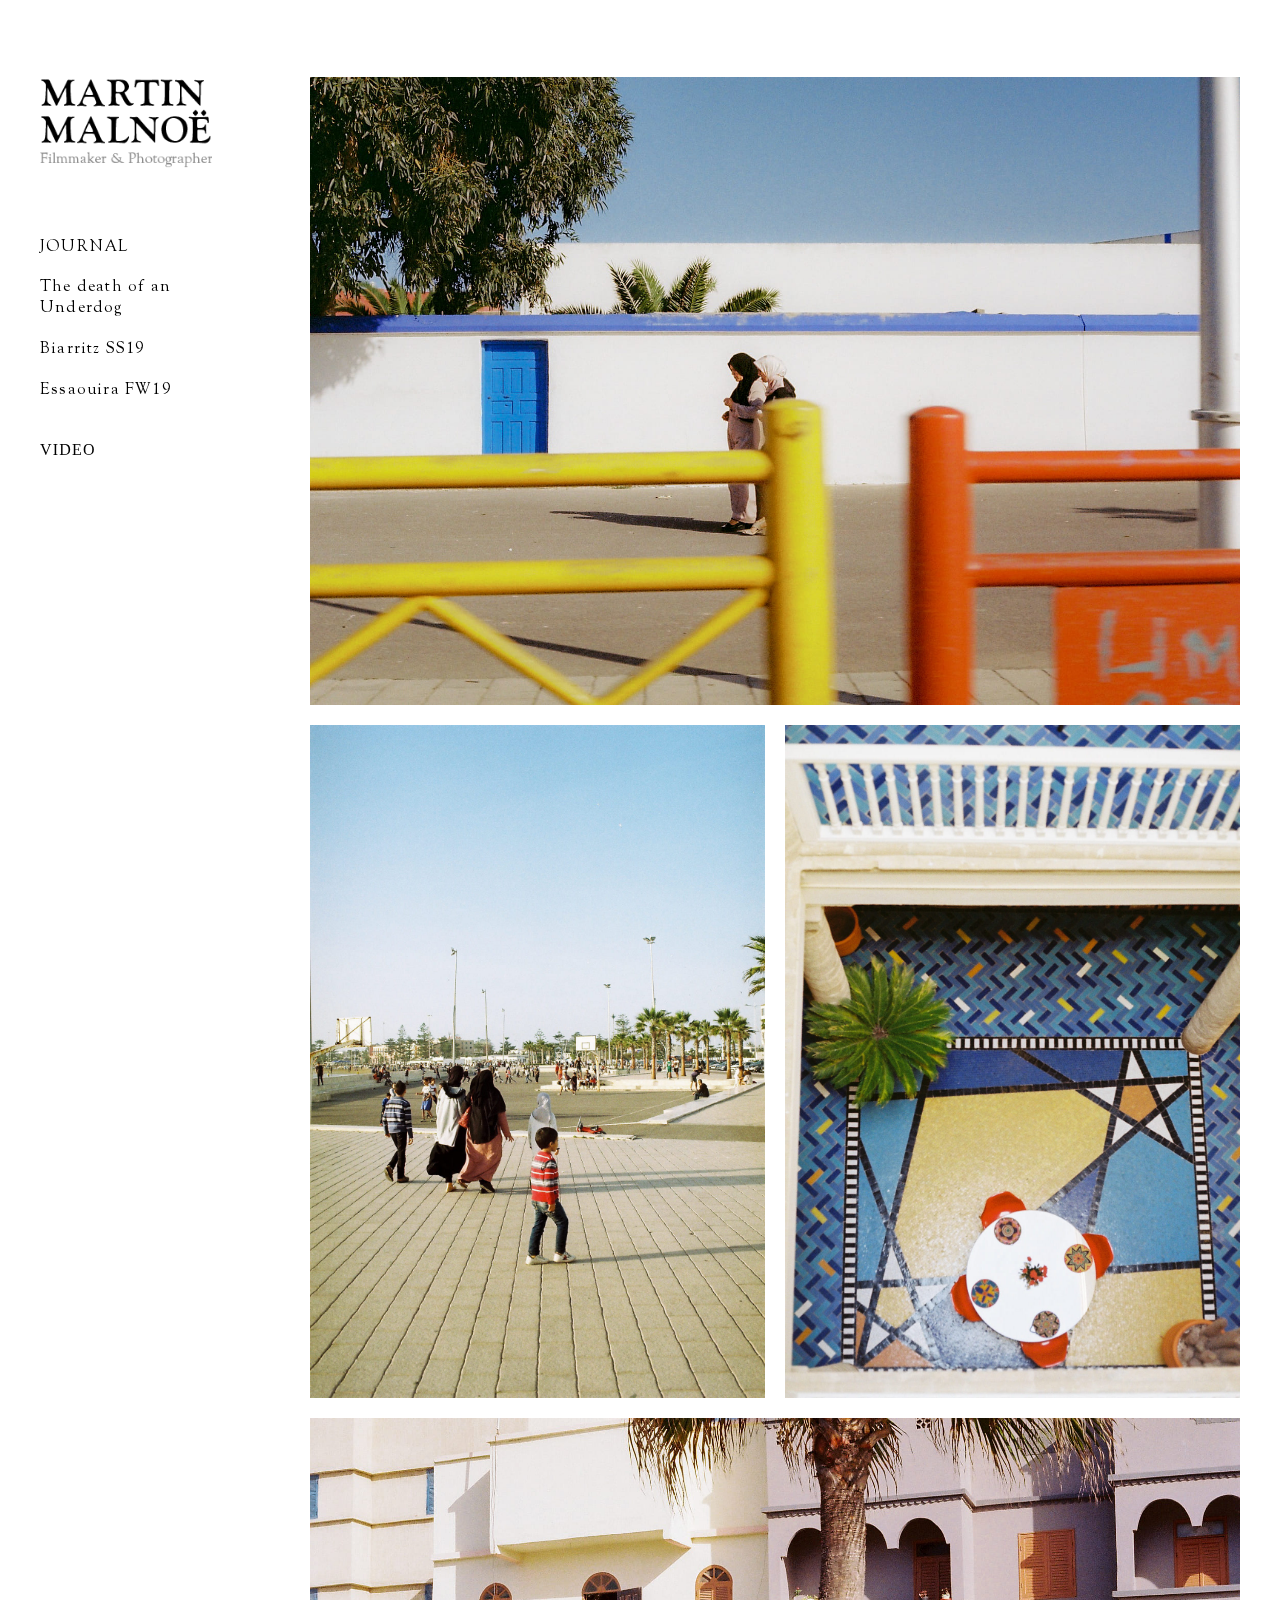
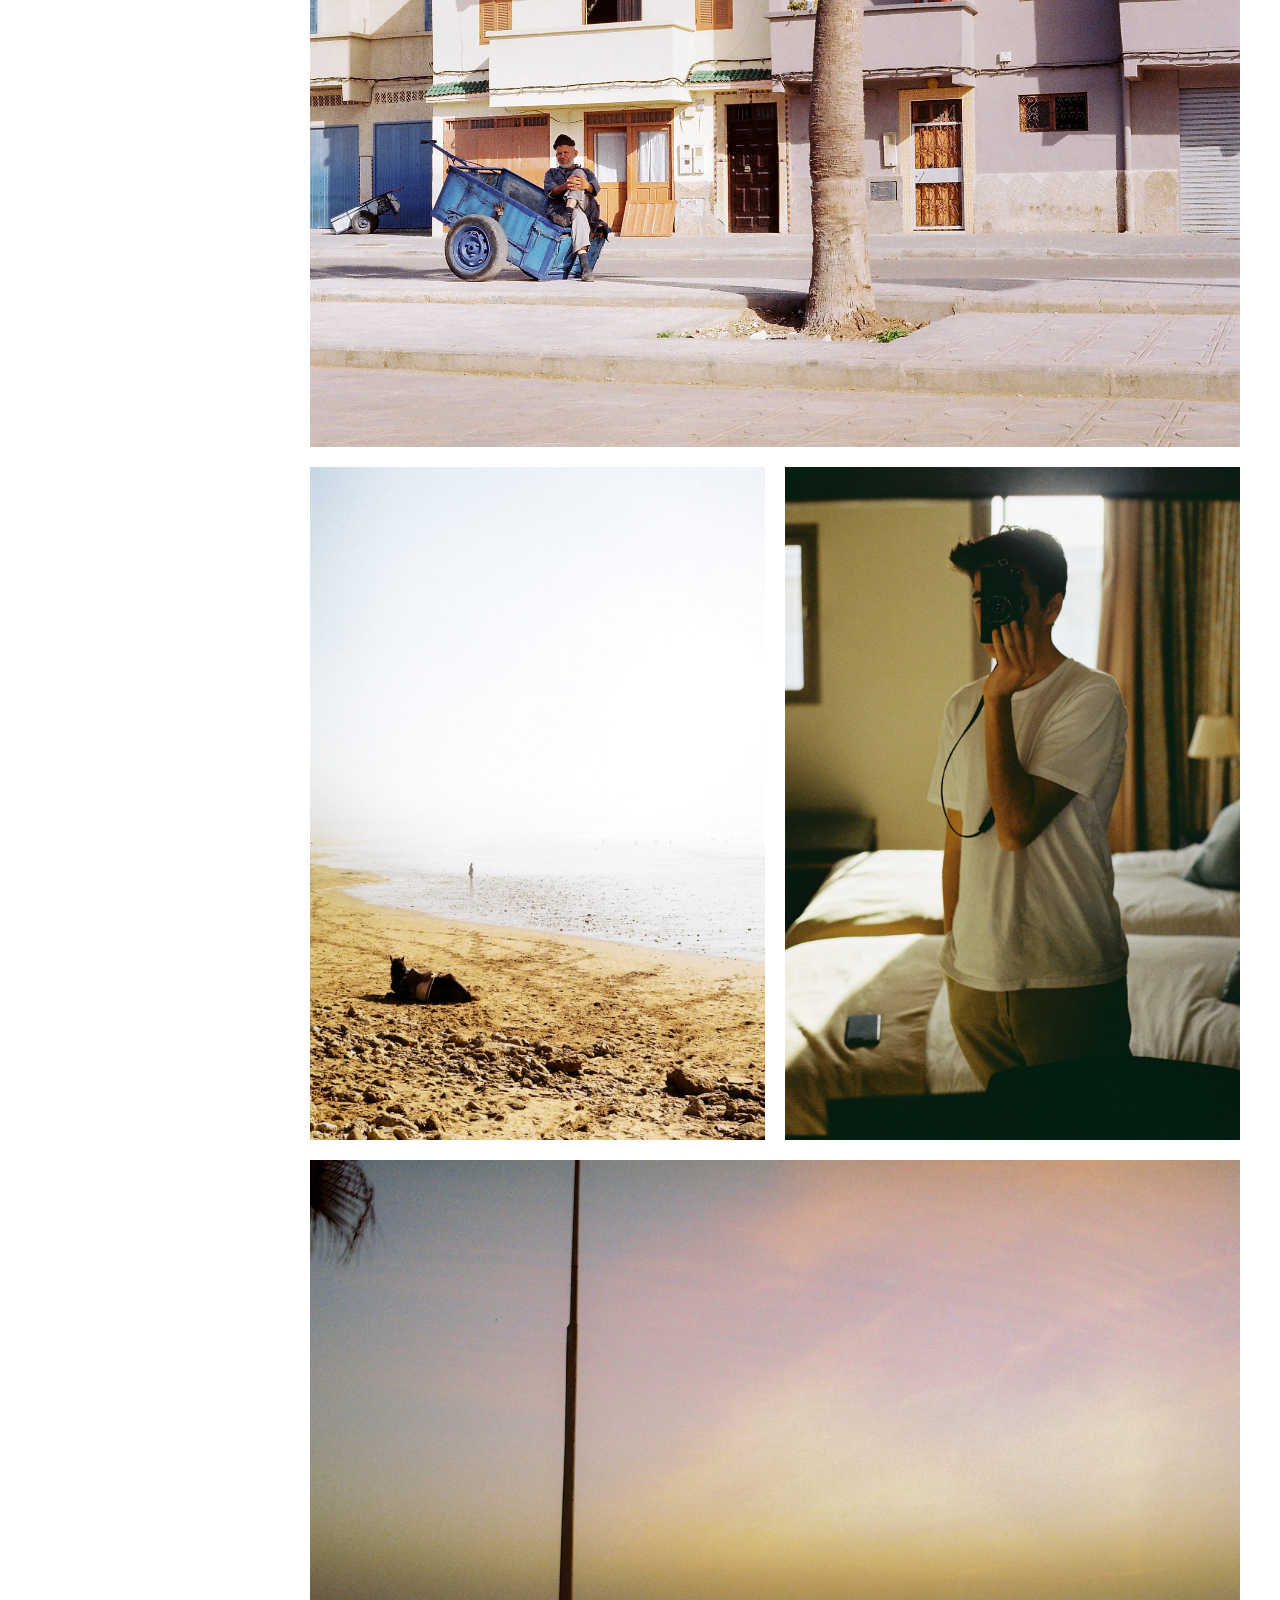
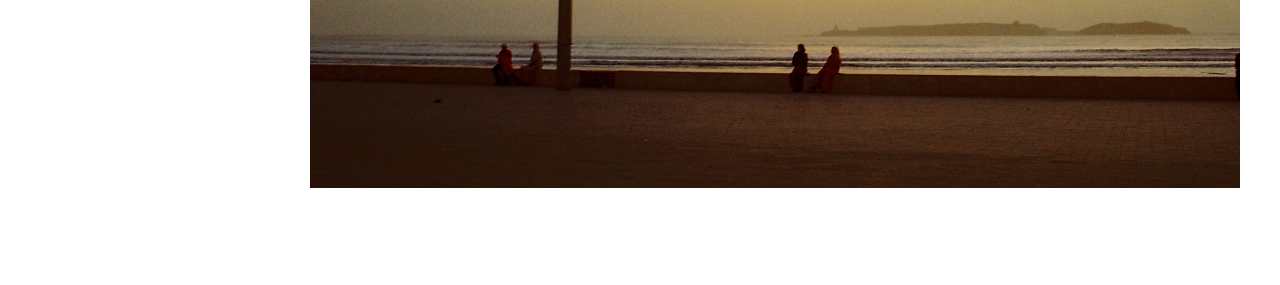
<file: EssaouiraFW19.html>
<!DOCTYPE html>
<html lang="en">
<head>
	<meta charset="utf-8" name="">
	<link rel="shortcut icon" href="img/ico.jpg" type="image/x-icon">
	<link rel="stylesheet" type="text/css" href="style.css">
	<title>Martin Malnoë</title>
</head>
<body>

    <div class="main">

	<div class='menu-container'>
      
      <div class='menu'>
      
        <a href="index.html">
          
          <div class='LOGO-container'>
                  
            <img class="logo" src="IMG/MMFP.png">
                  
          </div>

        </a>
      
        <div class='projects-list'>
            <ul>
              <li><a href="photo.html">JOURNAL</a></li>

              <li><a href="TheDeathOfAnUnderdog.html">The death of an Underdog</a></li>

              <li><a href="BiarritzSS19.html">Biarritz SS19</a></li>

              <li><a href="EssaouiraFW19.html">Essaouira FW19</a></li>

            </ul>
          
        </div>
      
        <div class='photography'>

        	<a href="video.html" class="">VIDEO</a>

        </div>
      
      </div>
    
    </div>




    <div class="flex-container">

    	<img src="IMG/photography/19compress/ladiesmaroc.jpg" style="width:100%">

      <div class="row">
        <div class="left-column">

          <img src="IMG/photography/19compress/promenademaroc.jpg" style="width:100%">    
                
        </div>

        <div class="right-column">  

          <img src="IMG/photography/19compress/loungemaroc.jpg" style="width:100%">  
                  
        </div>
      </div>

      <img src="IMG/photography/19compress/grandpamaroc.jpg" style="width:100%">

      <div class="row">
        <div class="left-column">

          <img src="IMG/photography/19compress/beachmaroc.jpg" style="width:100%">    
                
        </div>

        <div class="right-column">  

          <img src="IMG/photography/19compress/autoportraitmaroc.jpg" style="width:100%">  
                  
        </div>
      </div>

      <img src="IMG/photography/19compress/sunsetvalley.jpg" style="width:100%">

      </div>

    	
    	

    </div>

    </div>





</body>

<script>
  if (screen.width <= 1000) {
    document.location.href='photo.html';
  }
</script>

</html>
</file>
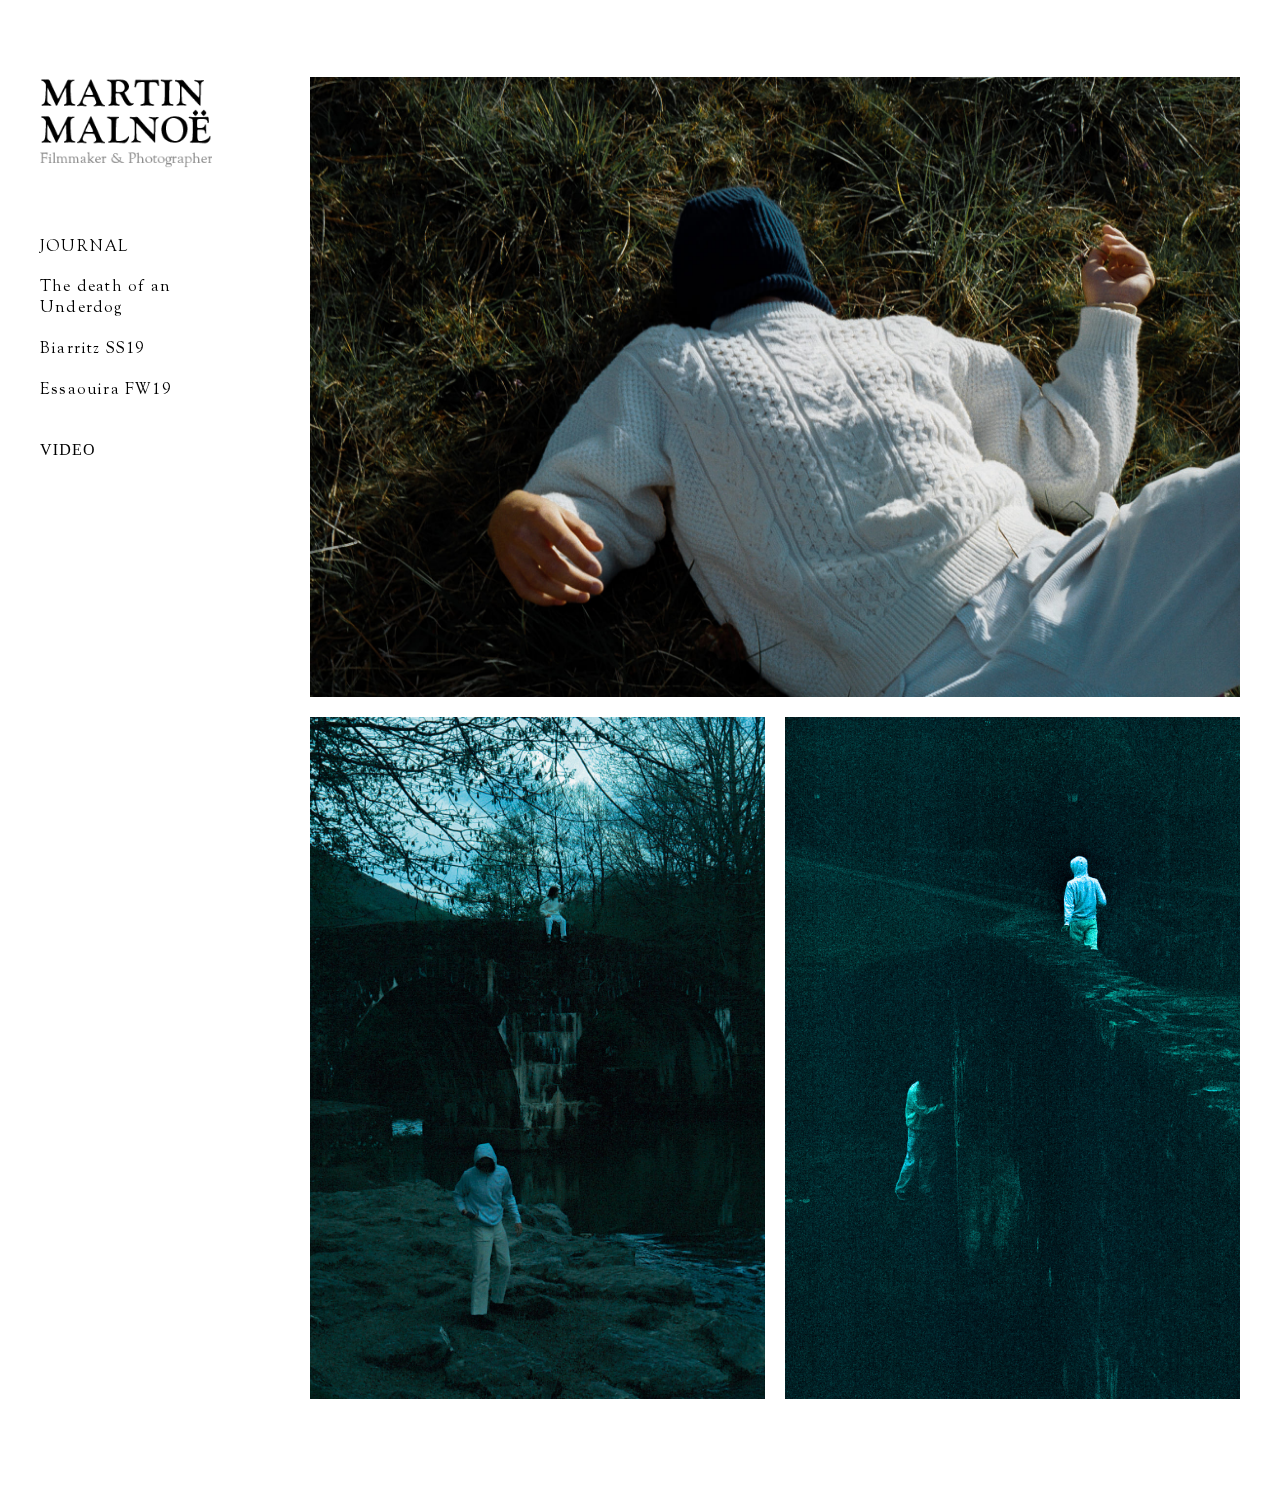
<file: TheDeathOfAnUnderdog.html>
<!DOCTYPE html>
<html lang="en">
<head>
	<meta charset="utf-8" name="">
	<link rel="shortcut icon" href="img/ico.jpg" type="image/x-icon">
	<link rel="stylesheet" type="text/css" href="style.css">
	<title>Martin Malnoë</title>
</head>
<body>

    <div class="main">

	<div class='menu-container'>
      
      <div class='menu'>
      
        <a href="index.html">
          
          <div class='LOGO-container'>
                  
            <img class="logo" src="IMG/MMFP.png">
                  
          </div>

        </a>
      
        <div class='projects-list'>
            <ul>
              <li><a href="photo.html">JOURNAL</a></li>

              <li><a href="TheDeathOfAnUnderdog.html">The death of an Underdog</a></li>

              <li><a href="BiarritzSS19.html">Biarritz SS19</a></li>

              <li><a href="EssaouiraFW19.html">Essaouira FW19</a></li>

            </ul>
          
        </div>
      
        <div class='photography'>

        	<a href="video.html" class="">VIDEO</a>

        </div>
      
      </div>
    
    </div>




    <div class="flex-container">

    	<img src="IMG/photography/19compress/underdogs5.jpg" style="width:100%">

      <div class="row">
        <div class="left-column">

          <img src="IMG/photography/19compress/underdogs1.jpg" style="width:100%">    
                
        </div>

        <div class="right-column">  

          <img src="IMG/photography/19compress/underdogs3.jpg" style="width:100%">  
                  
        </div>
      </div>

    	

    </div>

    </div>





</body>

<script>
      if (screen.width <= 1000) {
        document.location.href='photo.html';
      }
</script>

</html>
</file>
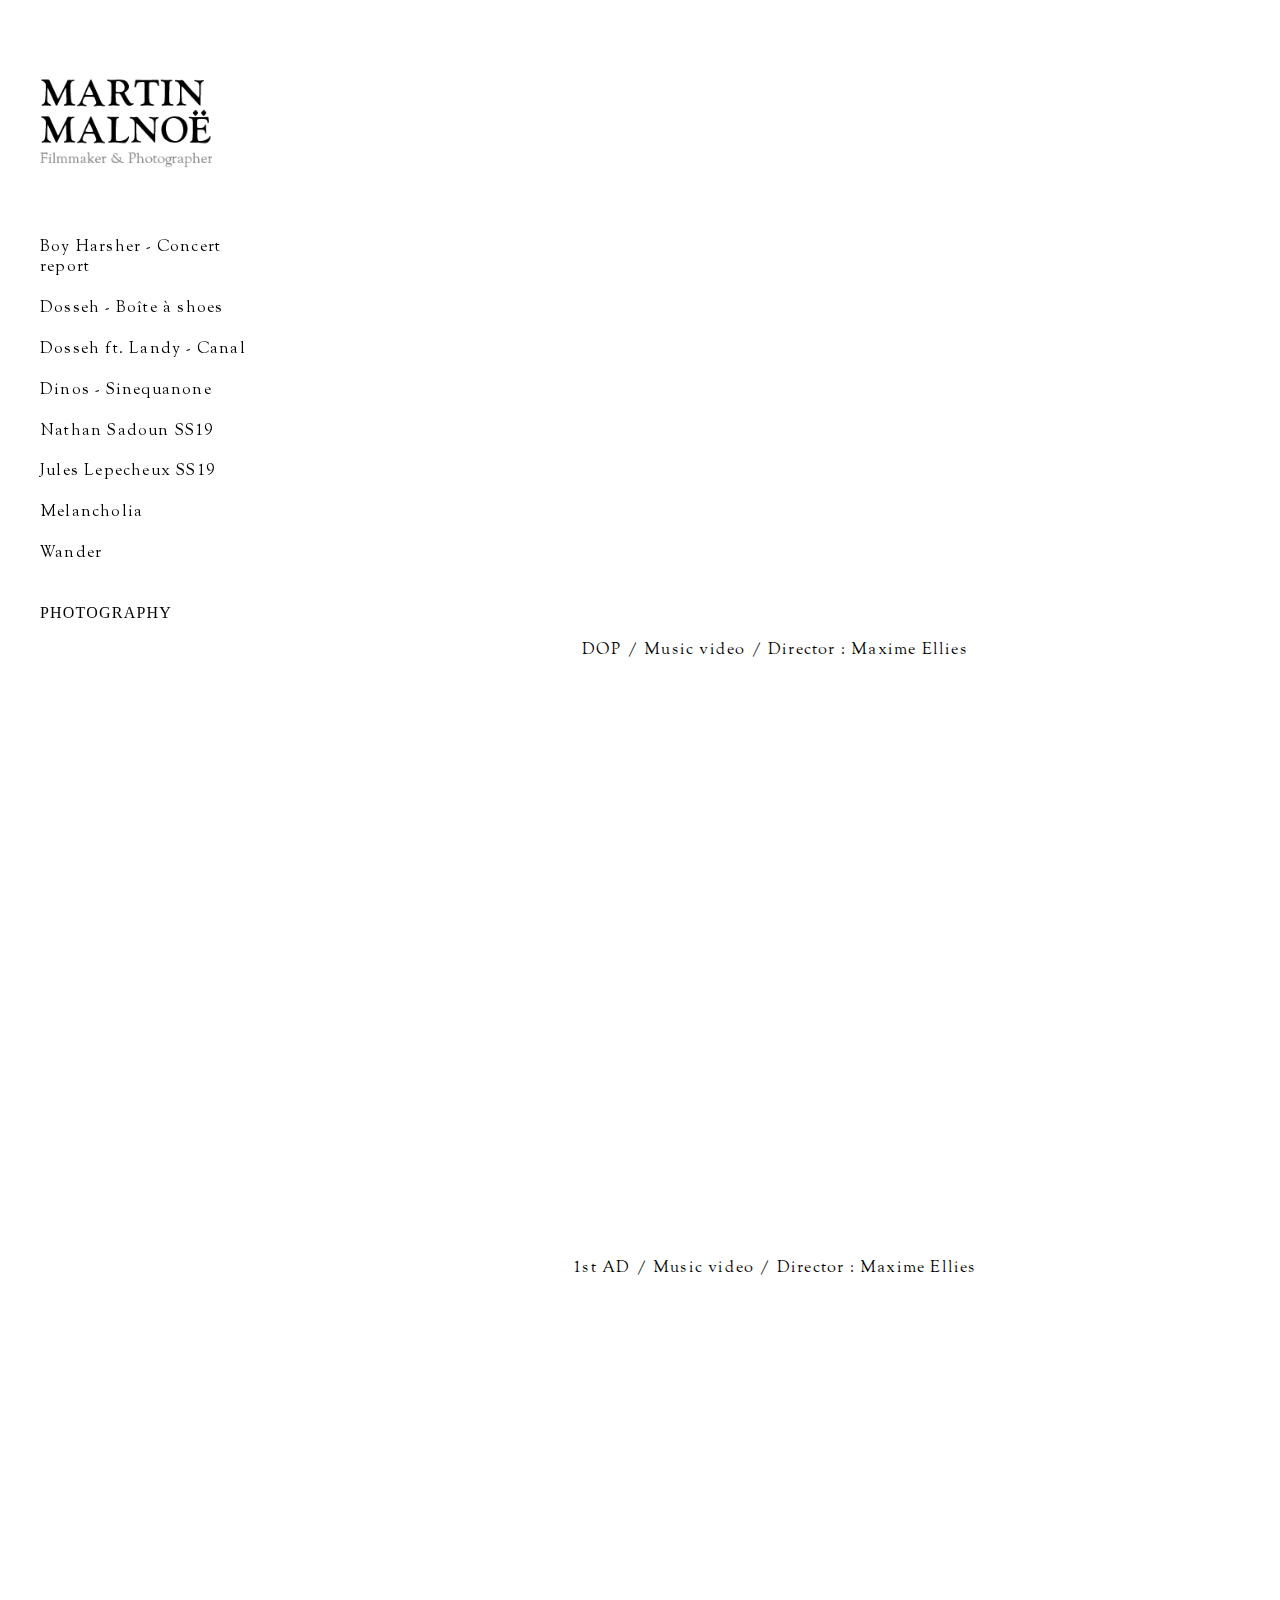
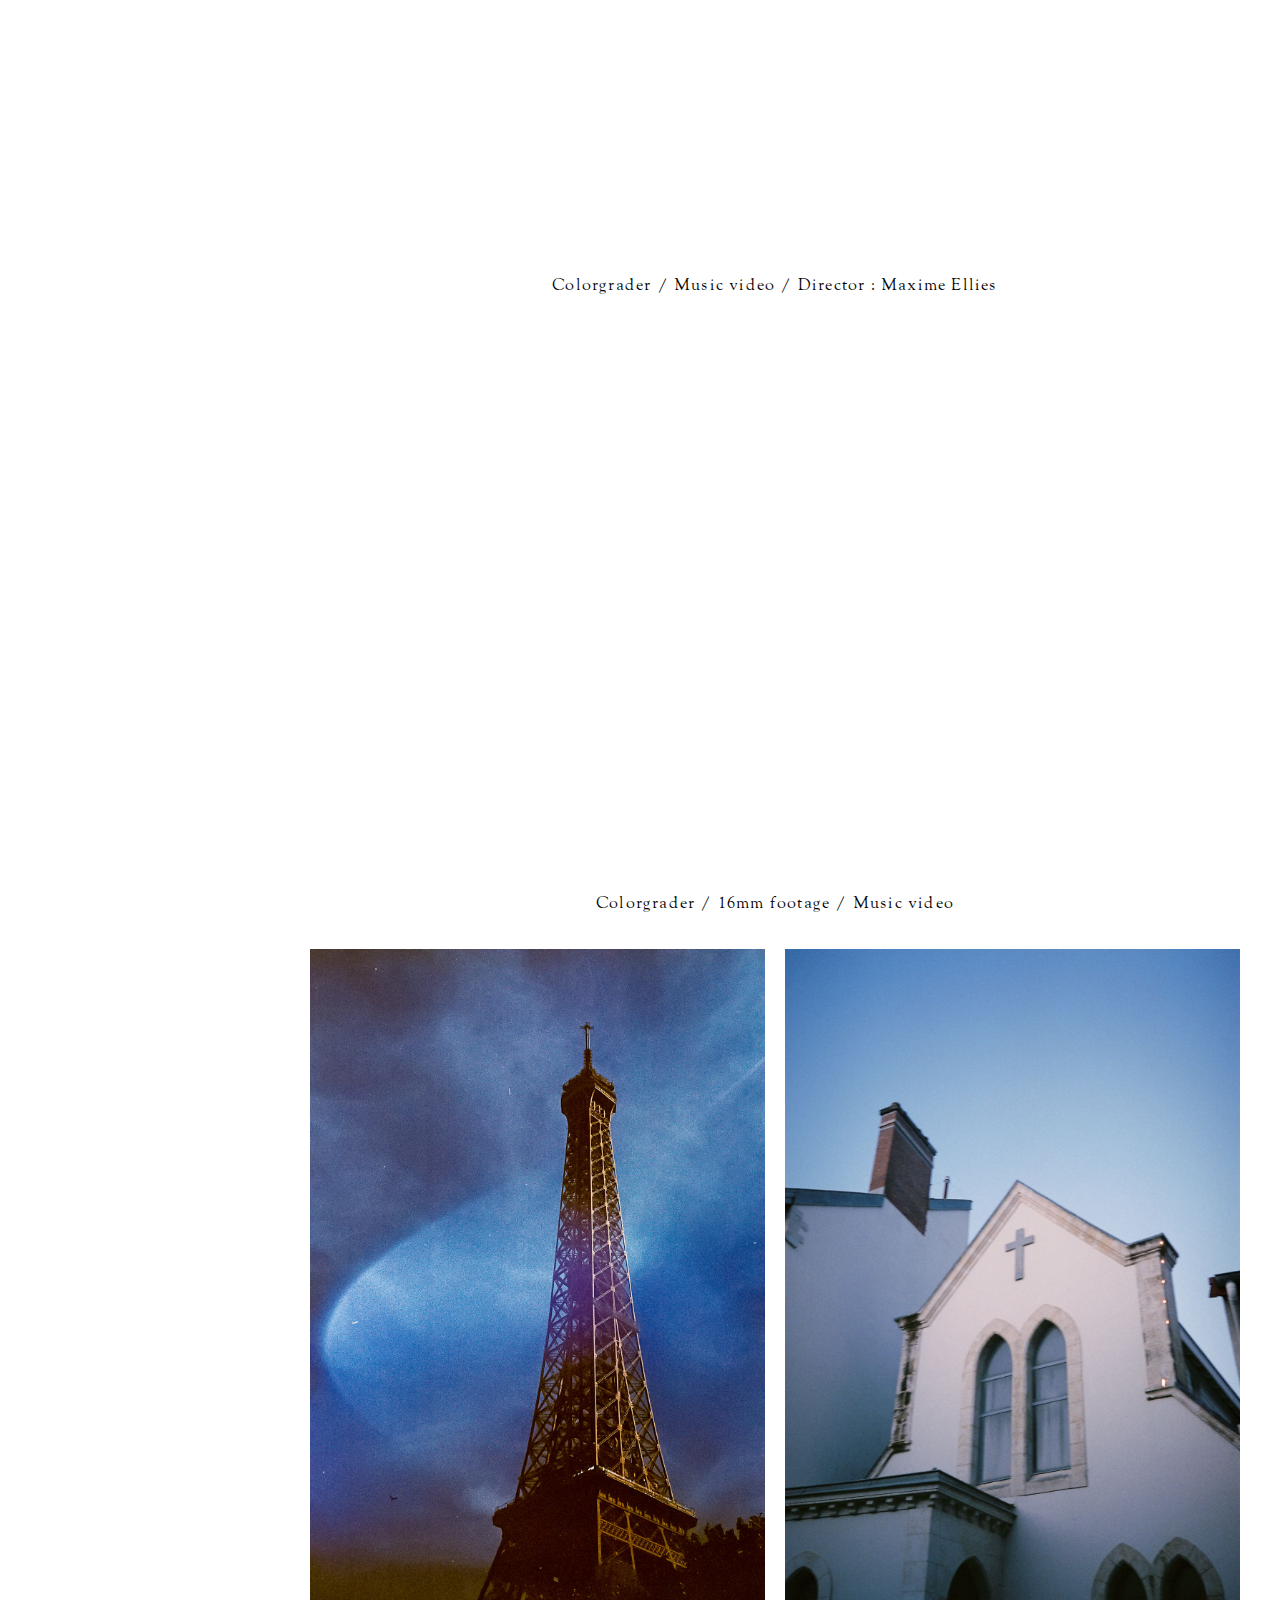
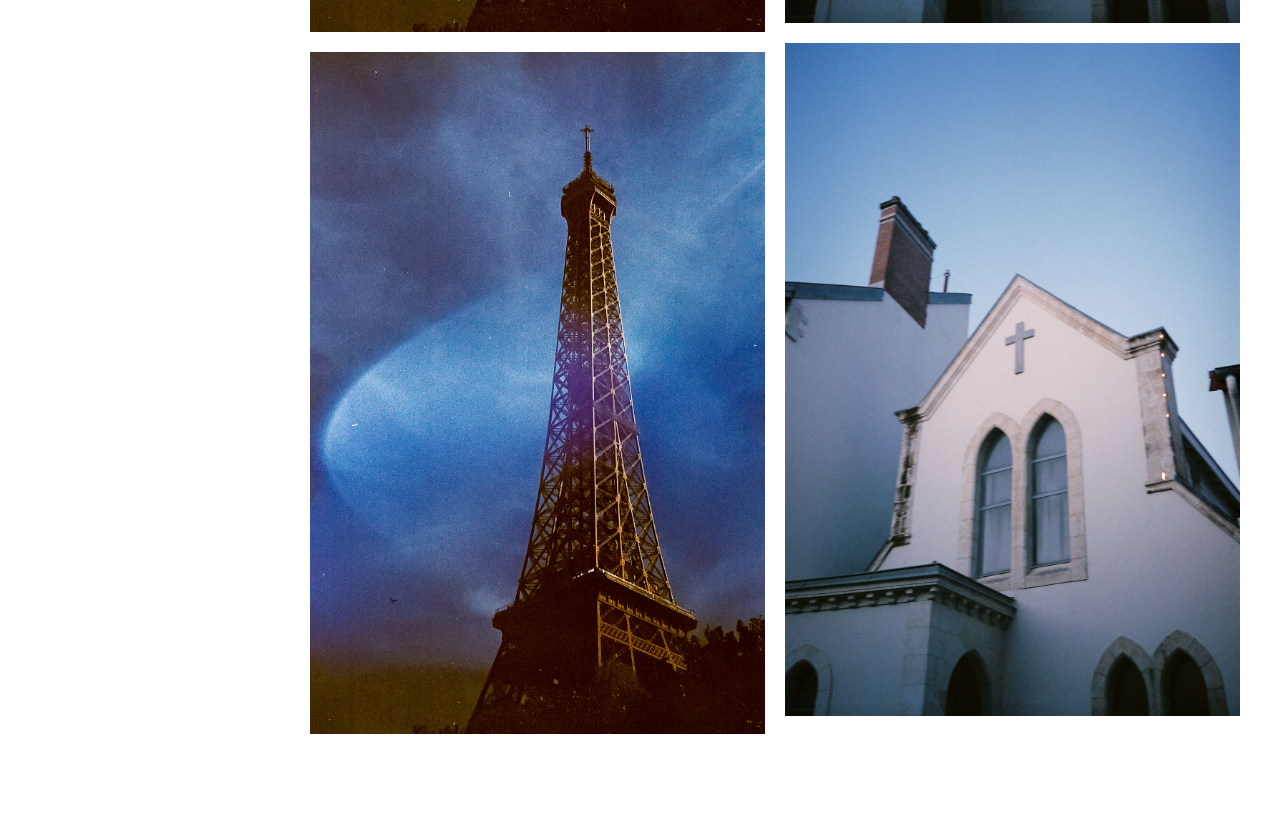
<file: VIDEO.html>
<!DOCTYPE html>
<html lang="en">
<head>
	<meta charset="utf-8" name="">
	<link rel="shortcut icon" href="img/ico.jpg" type="image/x-icon">
	<link rel="stylesheet" type="text/css" href="style.css">
	<title>Martin Malnoë</title>
</head>
<body>

    <div class="main">

    	<div class='menu-container'>
          
          <div class='menu'>

            <a href="index.html">
          
                <div class='LOGO-container'>
                	
                	<img  class="logo" src="IMG/MMFP.png">
                	
                </div>

            </a>


          
            <div class='projects-list'>
                <ul>
                	  <li><a onclick="ScrollTo('?')">Boy Harsher - Concert report</a></li>

                    <li><a onclick="ScrollTo('firstR')">Dosseh - Boîte à shoes</a></li>

                    <li><a onclick="ScrollTo('2')">Dosseh ft. Landy - Canal</a></li>

                    <li><a onclick="ScrollTo('3')">Dinos - Sinequanone</a></li>

                    <li><a onclick="ScrollTo('?')">Nathan Sadoun SS19</a></li>

                    <li><a onclick="ScrollTo('?')">Jules Lepecheux SS19</a></li>

                    <li><a onclick="ScrollTo('?')">Melancholia</a></li>

                    <li><a onclick="ScrollTo('4')">Wander</a></li>


                </ul>
        			

            </div>
          
            <div class='photography'>

            	<a href="photo.html" class="">PHOTOGRAPHY</a>

            </div>
          
          </div>
        
        </div>

        <nav id="nav" role="navigation">

            <div id="menuToggle">
  
              <a href="index.html"><img src="IMG/MMFP.png" id="MMMenu"></a>
  
              <input type="checkbox" />
              
              <div class="nav-span">
                <span></span>
                <span></span>
                <span></span>
              </div>
              
              
              <ul id="menu">

                <a href="index.html"><img src="IMG/MMFPW.png" id="MMMenuToggle"></a>
                
                  <ul>
                    <li><a href="index.html">HOME</a></li>
  
                    <li>/</li>
  
                    <li><a href="photo.html">PHOTOGRAPHY</a></li>
  
                    <li><a href="about.html">ABOUT</a></li>
  
                    <li><a href="#.html">CONTACT</a></li>
  
                    <li>/</li>
  
                    <li><a href="#" class="RS">INSTAGRAM</a></li>
  
                    <li><a href="#" class="RS">VIMEO</a></li>
  
  
                  </ul>
              </ul>
  
            </div>
  
        </nav>


        <div class="flex-container">

            <h2 class="title" id="first">MUSIC VIDEOS</h2>


            <div class="player" id="firstR" style="text-align: center;">

                <iframe class="videoWrapper" width="640" height="385" src="https://www.youtube.com/embed/sDNkrhJxLms" frameborder="0" rel="0" allow="accelerometer; autoplay; encrypted-media; gyroscope;" allowfullscreen></iframe>

                   <p>DOP / Music video / Director : Maxime Ellies</p>


            </div>


            	
            <div class="player" id="2" style="text-align: center;">

                <iframe width="560" height="340" src="https://www.youtube.com/embed/3YbdLCIp0CI" frameborder="0" rel="0" allow="accelerometer; autoplay; encrypted-media; gyroscope;" allowfullscreen></iframe>

                    <p>1st AD / Music video / Director : Maxime Ellies</p>



            </div>



            <div class="player" id="3" style="text-align: center;">

                <iframe width="560" height="340" src="https://www.youtube.com/embed/n59-NRcHnDM" frameborder="0" rel="0" allow="accelerometer; autoplay; encrypted-media; gyroscope;" allowfullscreen></iframe>

            		<p>Colorgrader / Music video / Director : Maxime Ellies</p>


            </div>



            <div class="player" id="4" style="text-align: center;">

                <iframe title="vimeo-player" src="https://player.vimeo.com/video/261176913" width="930" height="400" frameborder="0" allowfullscreen></iframe>

                    <p>Colorgrader / 16mm footage / Music video</p>


            </div>
                



            	
            <div class="row">

            		<div class="left-column">

            			<img src="IMG/photography/effeil.jpg" style="width:100%">
            			<img src="IMG/photography/effeil.jpg" style="width:100%">
            			
            			
            		</div>

            		<div class="right-column">

            			<img src="IMG/photography/église.jpg" style="width:100%">
            			<img src="IMG/photography/église.jpg" style="width:100%">
            			
                    </div>



            </div>





        </div>
        	

        </div>

    </div>



</body>

<script src="main.js"></script>

</html>
</file>
<file: style.css>
@font-face {
  font-family: 'Goudy_Oldstyle';
  src: url('Font/LTCGoudyOldstyle.woff2') format('woff2'),
      url('Font/LTCGoudyOldstyle.woff') format('woff');
  font-weight: normal;
  font-style: normal;
}

@font-face {
  font-family: 'Goudy_Oldstyle';
  src: url('Font/LTCGoudyOldstyle-BoldItalic.woff2') format('woff2'),
      url('Font/LTCGoudyOldstyle-BoldItalic.woff') format('woff');
  font-weight: bold;
  font-style: italic;
}

@font-face {
  font-family: 'Goudy_Oldstyle';
  src: url('Font/LTCGoudyOldstyle-Bold.woff2') format('woff2'),
      url('Font/LTCGoudyOldstyle-Bold.woff') format('woff');
  font-weight: bold;
  font-style: normal;
}


*{
    margin: 0;
    padding: 0;
    box-sizing: border-box;
}

body{
  margin: 0;
  letter-spacing: 1.2px;
  overflow-x: hidden;

}

#greyshade{
  background: url('IMG/Greyshade.png');
  width: 100vw;
  height: 100vh;
  position: absolute;
  z-index: 0;
}

#background{
  background: url('IMG/bg/bg-01.jpg');
  background-repeat: no-repeat;
  background-size: cover;
  background-position-x: 45%;
  width: 100%;
  height: 100%;
  position: absolute;
  z-index: -1;
}

a{
  text-decoration: none;
  color: #000;
  }


ul{
  padding-inline-start: 0px;
}

li{
  list-style: none;
  padding-left: 0px;
  margin-bottom: 20px;
}

.link5{
  position: relative;
  z-index:1;
  padding:2px 6px;
}


.main{
 max-width: 1200px;
 width: 100%;
 margin: 6% auto;
 display: flex;
 flex-direction: row;
 justify-content: flex-start;
}

.menu-container{
	color: #000;
	/* background-color: #5995DA; /* Blue */
  display: flex; 
	max-width: 215px; 
 	margin-right: 10%;
  margin-left: 0px;
  position: fixed;

}

.menu-container a:active{
  text-decoration: underline;
}


.logo{
	width: 80%;
}


.projects-list{
  width: 100%;
	font-family: 'Goudy_OldStyle';
	font-size: 1em;
	line-height: 1.3em;
	color: #000;
	padding: 0px 0;
	margin-top: 30%;
}

.projects-list a{
  cursor: pointer;
}

.title{
  display: none;
}

#firstR{
  margin-top: 0;
}
.photography{
	font-family: Goudy_OldStyle-Bold;
	color: #000;
	/* background-color: #5995DA; */
	padding: 20px 0;
	margin-top: 20px;
}

.flex-container{
	display: flex;
  	flex-direction: row;
  	flex-wrap: wrap;
  	width: calc(100% - 270px);
    margin-left: 270px;
  	/*background-color: #5995DA;*/
}


.projects{
  	/*background-color: #5995DA;*/
  	color: #000;
}



.player{
  width: 100%;
  font-family: 'Goudy_OldStyle';
  line-height: 1.3em;
  margin-bottom: 70px;
  position: relative;
	padding-bottom: 56.25%; /* 16:9 */
	padding-top: 25px;
	height: 0;
}


.player iframe {
  position: absolute;
	top: 0;
	left: 0;
	width: 100%;
	height: 100%;
}

.player p{
  position: absolute;
  top: 100%;
  width: 100%;
  text-align: center;
  margin-top: 15px;
}

.photos{
	display: flex;
	flex-direction: column;
	width: 100%;
}

.row {
  display: flex;
 	flex-wrap: wrap;
  width: 100%;

}

.flex-container img{
  width: 100%;
  height: auto;
  margin-bottom: 20px;
}

/* Create four equal columns that sits next to each other */
.left-column {
  flex: 48.5%;
  padding-right: 10px;
}

.left-column img {
  margin-bottom: 20px;
  vertical-align: middle;
}

.right-column {
  flex: 48.5%;
  padding-left: 10px;
}

.right-column img {
  margin-bottom: 20px;
  vertical-align: middle;
}


/* Responsive layout - makes the two columns stack on top of each other instead of next to each other */
@media (max-width: 400px) {
  .left-column {
    flex: 100%;
    max-width: 100%;
  }
  .right-column{
    flex: 100%;
    max-width: 100%;
  }
}




/*HOMEPAGE*/

.scene{
  width: 100%;
  margin: 0 auto;
}

.background{
    background-color: #000;
    position: absolute;
    top:0;
    width: 100%;
    transform: translateY(-200px);
    z-index: -1;
}

#name{
    color: #ffffff;
    font-family: 'Goudy_OldStyle';
    position: absolute;
    top: 9.2%;
    left: 5%;
    font-size: 0.8em;
}

.fadeOut{
    animation: fadeOut 1s forwards linear;
}

.fadeIn{
    animation: fadeIn 1s forwards linear;
}

@keyframes fadeOut{
    0%{
        opacity: 1;
    }
    100%{
        opacity: 0;
    }
}

@keyframes fadeIn{
    0%{
        opacity: 0;
    }
    100%{
        opacity: 1;
    }
}

/* ??? */
/* .greyshade{
  z-index: 0;
  position: absolute;
  background:url('IMG/greyshade.png') ;
  display: flex;
  flex-wrap: wrap;
  margin: auto;
  top: 0;
  right: 0;   
  bottom: 0;
  left: 0;
  width: 100%;
  height: 100%;
} */

/* 
.nav-container{
  flex-direction: row;
  width: 300px;
  background-color: #5995DA;

} */

#MMindex{
  display: none;
}

.category{
  z-index: 2;
  display: flex;
  flex-direction: column;
  text-align: center;
  justify-content: center;
  align-items: center;
  position: absolute;
  margin: auto;
  top: 0;
  right: 0;   
  bottom: 0;
  left: 0;
  width: 100%;
  height: 30%;
}

.category a{
  color: #FFF;
  font-family: 'Goudy_OldStyle';
  font-weight: bold;
  font-size: 5em;
  letter-spacing: 8px;
  line-height: 100px;
  color: #FFF;
  /* background-color: #000; */
  text-align: center;
  justify-content: center;
  align-items: center;
  margin: auto;
}


.nav-container{
  z-index: 1;
  display: flex;
  flex-direction: row;
  align-items: stretch;
  width: 25%;
  /* margin-left: 69%;
  padding-top: 75px; */
  position: absolute;
  right: 5%;
  top: 10%;
  color: #FFF;

  /* text-decoration: underline; */
}

.nav{
  display: flex;
  font-size: 1.05em;
  font-weight: 500;
  width: 100%;
  justify-content: space-between;
}

.nav a{
  color: #FFF;
  font-family: 'Goudy_OldStyle';
  letter-spacing: normal;
  font-weight: bold;
  font-style: normal;

  border-bottom: solid 1px #FFF;

}

.short{
  text-align: center;
  font-size: 13px;
  color: #ffffff;
  font-family: 'Goudy_OldStyle';
  z-index: 2;
  position: absolute;
  left: calc(32.5%);
  top: 73%;
  display: flex;
  width: 35%;
}



#aboutCat{
  display: none;
}



@media screen and (min-width: 1000px) {
  
  .LOGO-container-res{
    display: none;
  }

  #menuToggle {
    display: none;
  }

  #menuToggleI {
    display: none;
  }

}

@media screen and (max-width: 1000px) {

  #first{
    margin-top: 300px;
  }

.title{
  display: block;
  font-family: 'Goudy_OldStyle';
  font-size: 5em;
  font-weight: bold;
  font-style: italic;
  width: 100%;
  text-align: center;
}

.nav{
  display: none;
}

.player{
  margin-bottom: 100px;
}

.player p{
  margin-top: 30px;
  font-size: 2em;
}

.category a{
  color: #FFF;
  font-family: 'Goudy_OldStyle';
  font-weight: bold;
  font-size: 2em;
  letter-spacing: 2px;
  line-height: 50px;
  color: #FFF;
  /* background-color: #000; */
  text-align: center;
  justify-content: center;
  align-items: center;
  margin: auto;

}

#MMindex{
  display: block;
  height: 50px;
}

#name{
  display: none;
}

.background{
  background-color: #000;
  position: absolute;
  top:0;
  width: auto;
  transform: translateX(-25%);
  height: 100%;
  z-index: -1;
}

#aboutCat{
  display: block;
}

  .menu-container{
  display: none;

  }

  .flex-container {
    margin:  auto;
    width: 90%;
  }

  .row{
    margin-top: 50px;
    margin-bottom: 50px;
  }

  .main {
    display: block;
    align-items: center;
    justify-content: center;
  }

 
  .LOGO-container-res{
    display: flex;
    margin: auto;
    min-width: 300px;
  }

  .logo{
    justify-content: center;
    align-content: center;
  }

  .short{
    display: none;
  }



  /*BURGER ____________________________________________ */

  #nav{
    margin: auto;
    width: 100%;
    height: 100%;
    position: absolute;

  }

  #greyshade{
    background: url('IMG/Greyshade.png');
    width: 100vw;
    height: 100vh;
    position: absolute;
    z-index: 0;
  }

  #menuToggle{

    display: block;
    position: relative;
    height: 100%;
    margin: auto;
    z-index: 1;
    width: 90%;
    -webkit-user-select: none;
    user-select: none;
  }

  #menuToggleI{

    display: block;
    position: relative;
    height: 100%;
    margin: 6% auto;
    width: 90%;
    -webkit-user-select: none;
    user-select: none;
  }

  #menuToggleI a{

    text-decoration: none;
    color: #ffffff;
    transition: color 0.3s ease;
  }

  #menuToggleI input{
    display: block;
    width: 45px;
    height: 35px;
    position: absolute;
    top: 10px;
    right: 0;
    cursor: pointer;
    opacity: 0; /* hide this */
    z-index: 4; /* and place it over the hamburger */
    -webkit-touch-callout: none;
  }

  .nav-spanI span{
    display: block;
    height: 4px;
    margin-bottom: 10px;
    position: relative;
    width: 45px;
    background: rgb(255, 255, 255);
    border-radius: 1px;  
    z-index: 3;
    transform-origin: bottom right;
    float: right;
    transition: transform 0.5s cubic-bezier(0.77,0.2,0.05,1.0),
                background 0.5s cubic-bezier(0.77,0.2,0.05,1.0),
                opacity 0.55s ease;
  }
  
  .nav-spanI{
    position: absolute;
    top: 10px;
    right: 0;
    width: 45px;
    height: 35px;
  }

  #menuToggleI input:checked ~ .nav-spanI span:nth-child(1){
  opacity: 1;
  background: rgb(255, 255, 255);
  transform: rotate(-45deg) translate(1px, 0px);
  width: 41px;

}

#menuToggleI input:checked ~ .nav-spanI span:nth-child(2){
  opacity: 0;
  transform: rotate(0deg) scale(0.2, 0.2);
}

#menuToggleI input:checked ~ .nav-spanI span:nth-child(3){
  transform: rotate(45deg) translate(-1px, 2px);
  width: 41px;
  background: rgb(255, 255, 255);
}


  #menuI{
  position: fixed;
  width: 100%;
  height: 100%;
  min-height: 100%;
  margin: 0 auto;
  padding: 25px;
  top: 0;
  left: 0;
  background: #ABABAB;
  list-style-type: none;
  -webkit-font-smoothing: antialiased;
  /* to stop flickering of text in safari */
  text-align: center;
  z-index: 2;
  transform-origin: 0% 0%;
  transform: translate(0, -100%);
  
  transition: transform 0.9s cubic-bezier(0.77,0.2,0.05,1.0);
}

#menuI ul{
  margin-top: 150px;
}

#menuToggleI input:checked ~ ul
{
  transform: none;
}

#MMMenuI{
  height: 75px;
  position: relative;
  z-index: 2;
}

#MMMenuToggleI{
  height: 75px;
  position: absolute;
  left: 25px;
}

#menuI li{
  font-family: 'Goudy_OldStyle';
  font-weight: bold;
  font-style: italic;
  color: #FFF;
  padding: 10px 0;
  font-size: 2em;
}


  #firstR{
    margin-top: 50px;
  }

  #menuToggle a{

    text-decoration: none;
    color: #232323;
    
    transition: color 0.3s ease;
  }

  #menuToggle a:hover{

    color: black;
  }

  #menuToggle input{
  display: block;
  width: 105px;
  height: 75px;
  position: absolute;
  top: 25px;
  right: 0;
  cursor: pointer;
  opacity: 0; /* hide this */
  z-index: 2; /* and place it over the hamburger */
  -webkit-touch-callout: none;
}

#menuToggle input:checked{
  position: fixed;
  right: 50px;
  top: 80px;
}

#menuToggle input:checked ~ .nav-span{
  position: fixed;
  z-index: 1;
  right: 50px;
  top: 80px;
}

/*
 * Just a quick hamburger
 */

  .nav-span span{
  display: block;
  height: 8px;
  margin-bottom: 25px;
  position: relative;
  width: 105px;
  background: #000;
  border-radius: 3px;  
  z-index: 1;
  transform-origin: bottom right;
  float: right;
  transition: transform 0.5s cubic-bezier(0.77,0.2,0.05,1.0),
              background 0.5s cubic-bezier(0.77,0.2,0.05,1.0),
              opacity 0.55s ease;
}

.nav-span{
  position: absolute;
  top: 25px;
  right: 0;
  width: 105px;
  height: 75px;
}

/* 
 * Transform all the slices of hamburger
 * into a crossmark.
 */
#menuToggle input:checked ~ .nav-span span:nth-child(1)
{
  opacity: 1;
  background: rgb(255, 255, 255);
  transform: rotate(-45deg) translate(1px, 0px);
  width: 93px;

}

/*
 * But let's hide the middle one.
 */
#menuToggle input:checked ~ .nav-span span:nth-child(2)
{
  opacity: 0;
  transform: rotate(0deg) scale(0.2, 0.2);
}

/*
 * Ohyeah and the last one should go the other direction
 */
#menuToggle input:checked ~ .nav-span span:nth-child(3)
{
  transform: rotate(45deg) translate(-4px, 3px);
  width: 93px;
  background: rgb(255, 255, 255);

}


/*
 * Make this absolute positioned
 * at the top left of the screen
 */
#menu
{
  position: fixed;
  width: 100%;
  height: 100%;
  min-height: 100%;
  margin: 0 auto;
  padding: 50px;
  top: 0;
  left: 0;
  background: #ABABAB;
  list-style-type: none;
  -webkit-font-smoothing: antialiased;
  /* to stop flickering of text in safari */
  text-align: center;

  transform-origin: 0% 0%;
  transform: translate(0, -100%);
  
  transition: transform 0.9s cubic-bezier(0.77,0.2,0.05,1.0);
}

#menu ul{
  margin-top: 300px;
}

#menu li{
  font-family: 'Goudy_OldStyle';
  font-weight: bold;
  font-style: italic;
  color: #FFF;
  padding: 10px 0;
  font-size: 4.8em;
}

.RS{
  font-size: .8em;
}

#menu a{
  color: #FFF;
}

/*
 * And let's slide it in from the left
 */
#menuToggle input:checked ~ ul
{
  transform: none;
}


#MMMenu{
  height: 150px;
}

#MMMenuToggle{
  height: 150px;
  position: absolute;
  left: 50px;
}

.shortA{
  font-size: 13px;
  color: #ffffff;
  font-family: 'Goudy_OldStyle';
  z-index: 1;
  position: absolute;
  top: 30%;
  line-height: 40px;
  display: flex;
  width: 100%;
  padding: 35px;
  justify-content: center;
  letter-spacing: normal;
}

#titleA{
  color: #FFF;
  font-size: 2em;
  position: absolute;
  top: 25%;
  width: 100%;
  text-align:center;
}

.parallax {
    position: absolute;
    width: 100%;
    max-width: 1200px;
    height: 100%;
    overflow: hidden;
    left: 0;
    background-color: #000;
    z-index: 0;
  }
</file>
